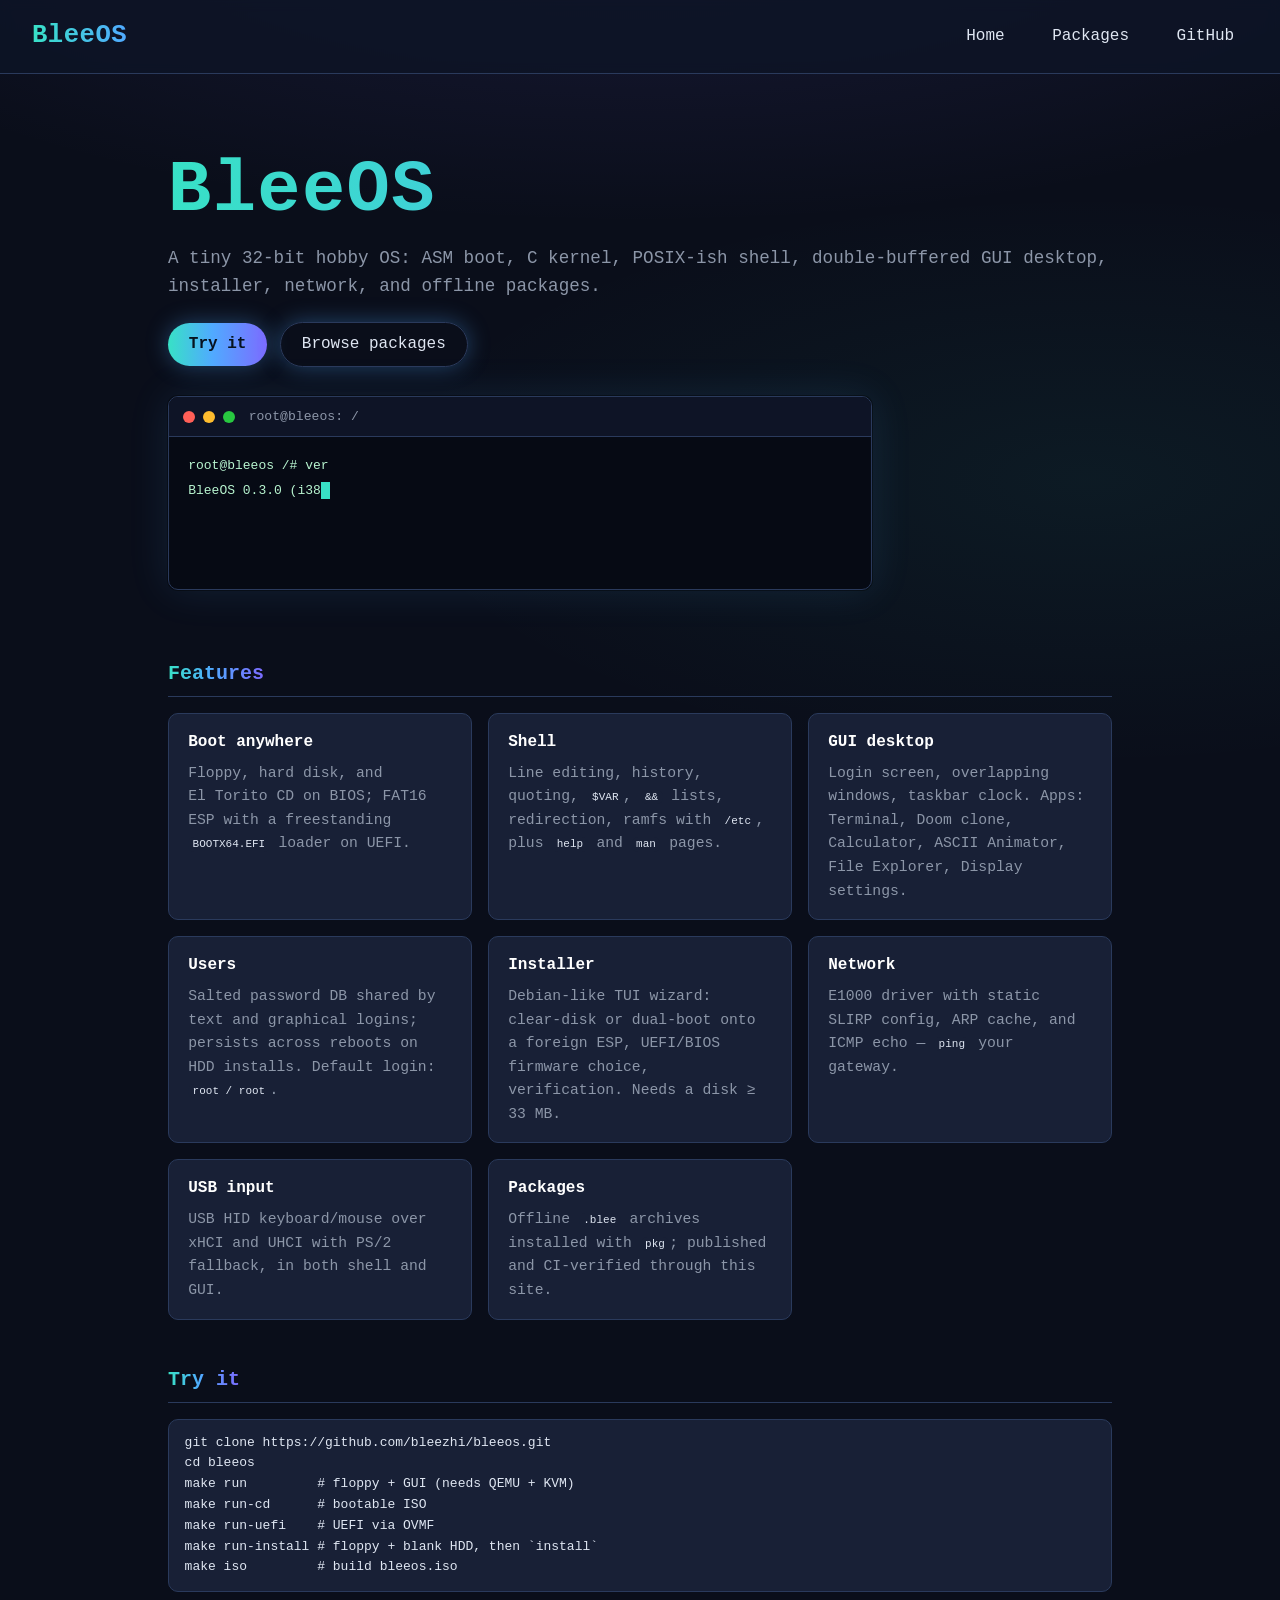
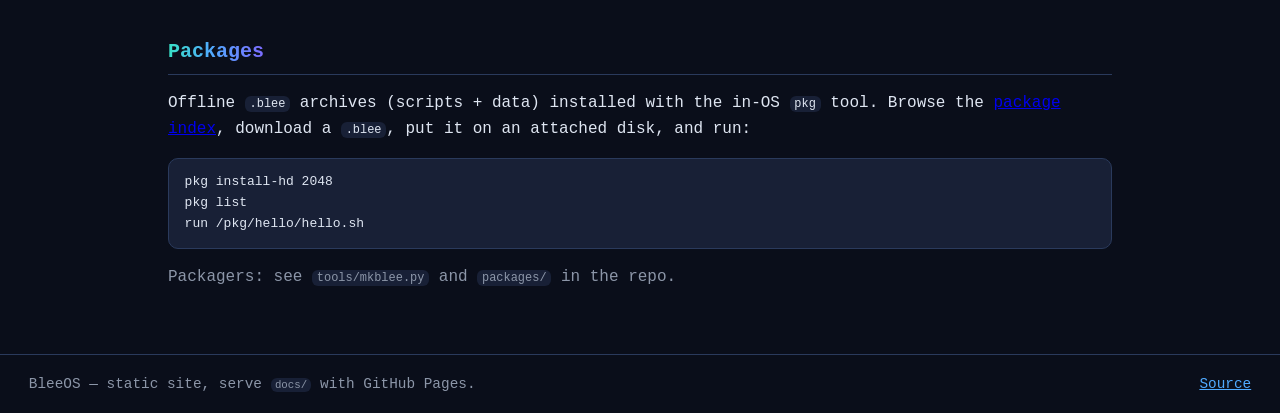
<file: docs/index.html>
<!DOCTYPE html>
<html lang="en">
<head>
<meta charset="utf-8">
<meta name="viewport" content="width=device-width, initial-scale=1">
<meta name="description" content="BleeOS: a tiny 32-bit hobby operating system with a shell, GUI desktop, installer, and offline packages.">
<title>BleeOS &mdash; a tiny 32-bit hobby OS</title>
<link rel="stylesheet" href="style.css">
<link rel="icon" href="data:image/svg+xml,%3Csvg xmlns='http://www.w3.org/2000/svg' viewBox='0 0 64 64'%3E%3Cdefs%3E%3ClinearGradient id='g' x1='0' y1='0' x2='1' y2='0'%3E%3Cstop offset='0' stop-color='%2338e1c6'/%3E%3Cstop offset='.5' stop-color='%2350aaff'/%3E%3Cstop offset='1' stop-color='%237c6bff'/%3E%3C/linearGradient%3E%3C/defs%3E%3Crect width='64' height='64' rx='14' fill='%230a0e1a'/%3E%3Ctext x='32' y='44' font-family='monospace' font-size='36' font-weight='bold' text-anchor='middle' fill='url(%23g)'%3EB%3C/text%3E%3C/svg%3E">
</head>
<body>
<header class="site">
<a class="brand" href="index.html" aria-label="BleeOS home"><h1 class="logo">BleeOS</h1></a>
<nav><a href="/">Home</a><a href="/bleeos/packages/">Packages</a><a href="https://github.com/bleezhi/bleeos">GitHub</a></nav>
</header>
<main>
<section class="hero">
<h1 class="logo">BleeOS</h1>
<p class="tagline">A tiny 32-bit hobby OS: ASM boot, C kernel, POSIX-ish shell,
double-buffered GUI desktop, installer, network, and offline packages.</p>
<p class="cta"><a class="btn" href="#try">Try it</a><a class="btn ghost" href="/bleeos/packages/">Browse packages</a></p>
<div class="term" role="img" aria-label="BleeOS shell session: ver prints the version, gui starts the desktop">
<div class="term-bar"><span class="dot r"></span><span class="dot y"></span><span class="dot g"></span><span class="term-title">root@bleeos: /</span></div>
<div class="term-body"><pre id="tty"><noscript>root@bleeos /# ver
BleeOS 0.3.0 (i386 protected mode)
root@bleeos /# gui
Starting GUI...</noscript></pre><span class="caret" aria-hidden="true"></span></div>
</div>
<script>
(function () {
  var el = document.getElementById('tty');
  var reduce = window.matchMedia &&
      window.matchMedia('(prefers-reduced-motion: reduce)').matches;
  var script = [
    ['in', 'root@bleeos /# ver'],
    ['out', 'BleeOS 0.3.0 (i386 protected mode)'],
    ['in', 'root@bleeos /# gui'],
    ['out', 'Starting GUI...']
  ];
  var full = script.map(function (l) { return l[1]; }).join('\n');
  if (reduce || !el) { if (el) el.textContent = full; return; }
  var li = 0, ci = 0, out = '';
  function tick() {
    if (li >= script.length) {
      setTimeout(function () { li = 0; ci = 0; out = ''; tick(); }, 4000);
      return;
    }
    var line = script[li][1];
    if (ci <= line.length) {
      el.textContent = out + line.slice(0, ci);
      ci++;
      setTimeout(tick, script[li][0] === 'in' ? 45 : 12);
    } else {
      out += line + '\n';
      li++; ci = 0;
      setTimeout(tick, 450);
    }
  }
  tick();
})();
</script>
</section>

<h2><span class="grad">Features</span></h2>
<div class="grid">
<div class="card"><h3>Boot anywhere</h3><p>Floppy, hard disk, and El&nbsp;Torito CD on BIOS; FAT16 ESP with a freestanding <code>BOOTX64.EFI</code> loader on UEFI.</p></div>
<div class="card"><h3>Shell</h3><p>Line editing, history, quoting, <code>$VAR</code>, <code>&amp;&amp;</code> lists, redirection, ramfs with <code>/etc</code>, plus <code>help</code> and <code>man</code> pages.</p></div>
<div class="card"><h3>GUI desktop</h3><p>Login screen, overlapping windows, taskbar clock. Apps: Terminal, Doom clone, Calculator, ASCII Animator, File Explorer, Display settings.</p></div>
<div class="card"><h3>Users</h3><p>Salted password DB shared by text and graphical logins; persists across reboots on HDD installs. Default login: <code>root / root</code>.</p></div>
<div class="card"><h3>Installer</h3><p>Debian-like TUI wizard: clear-disk or dual-boot onto a foreign ESP, UEFI/BIOS firmware choice, verification. Needs a disk &ge; 33&nbsp;MB.</p></div>
<div class="card"><h3>Network</h3><p>E1000 driver with static SLIRP config, ARP cache, and ICMP echo &mdash; <code>ping</code> your gateway.</p></div>
<div class="card"><h3>USB input</h3><p>USB HID keyboard/mouse over xHCI and UHCI with PS/2 fallback, in both shell and GUI.</p></div>
<div class="card"><h3>Packages</h3><p>Offline <code>.blee</code> archives installed with <code>pkg</code>; published and CI-verified through this site.</p></div>
</div>

<h2 id="try"><span class="grad">Try it</span></h2>
<pre>git clone https://github.com/bleezhi/bleeos.git
cd bleeos
make run         # floppy + GUI (needs QEMU + KVM)
make run-cd      # bootable ISO
make run-uefi    # UEFI via OVMF
make run-install # floppy + blank HDD, then `install`
make iso         # build bleeos.iso</pre>

<h2><span class="grad">Packages</span></h2>
<p>Offline <code>.blee</code> archives (scripts + data) installed with
the in-OS <code>pkg</code> tool. Browse the <a href="/bleeos/packages/">package
index</a>, download a <code>.blee</code>, put it on an attached disk,
and run:</p>
<pre>pkg install-hd 2048
pkg list
run /pkg/hello/hello.sh</pre>
<p class="dim">Packagers: see <code>tools/mkblee.py</code> and
<code>packages/</code> in the repo.</p>
</main>
<footer><span>BleeOS &mdash; static site, serve <code>docs/</code> with GitHub Pages.</span><span><a href="https://github.com/bleezhi/bleeos">Source</a></span></footer>
</body>
</html>
</file>
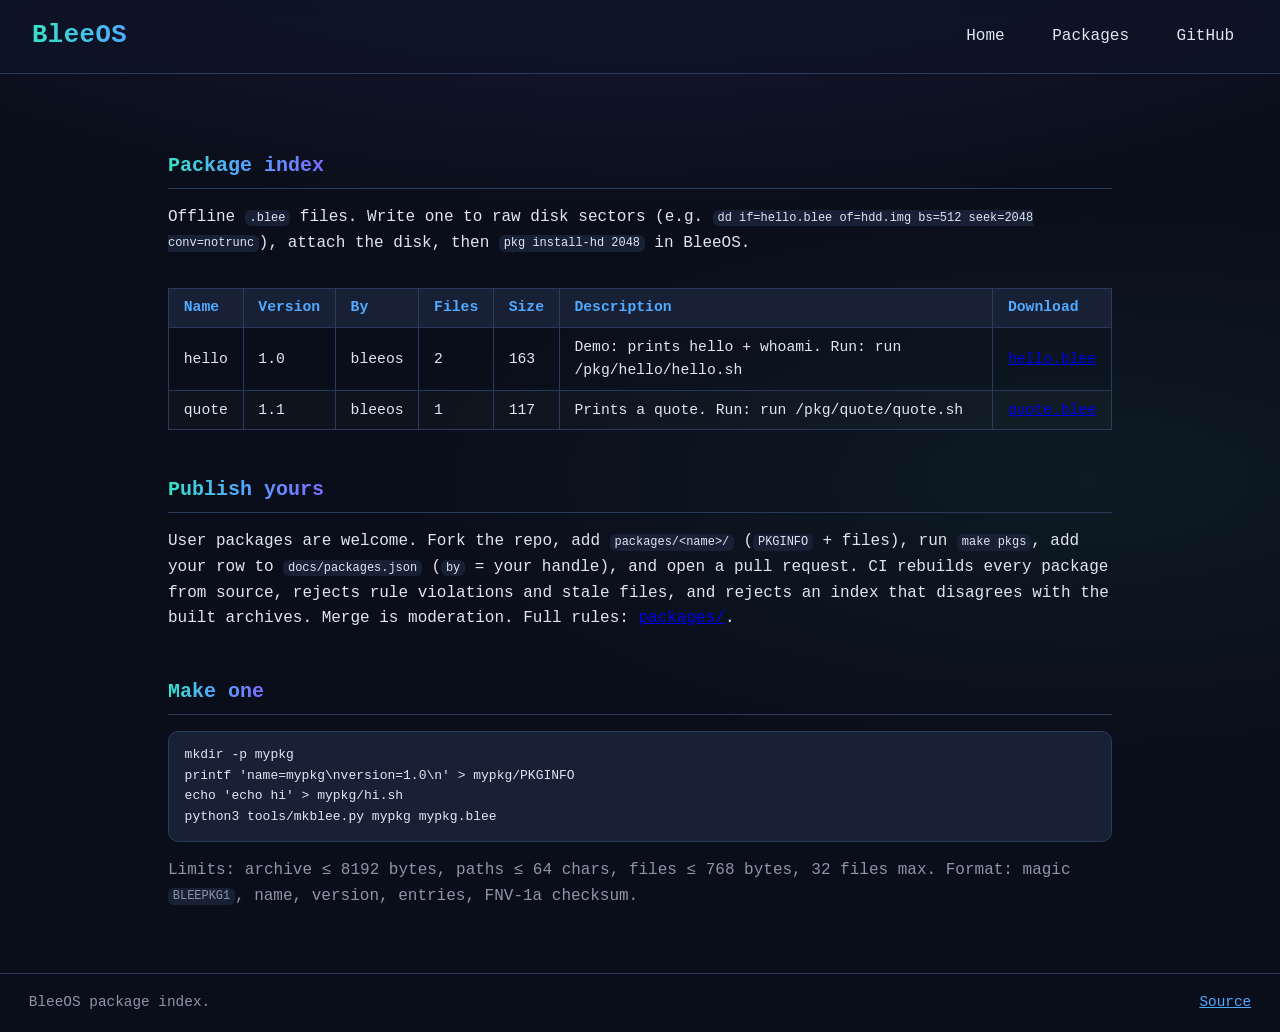
<file: docs/packages.html>
<!DOCTYPE html>
<html lang="en">
<head>
<meta charset="utf-8">
<meta name="viewport" content="width=device-width, initial-scale=1">
<title>BleeOS packages</title>
<link rel="stylesheet" href="style.css">
<link rel="icon" href="data:image/svg+xml,%3Csvg xmlns='http://www.w3.org/2000/svg' viewBox='0 0 64 64'%3E%3Cdefs%3E%3ClinearGradient id='g' x1='0' y1='0' x2='1' y2='0'%3E%3Cstop offset='0' stop-color='%2338e1c6'/%3E%3Cstop offset='.5' stop-color='%2350aaff'/%3E%3Cstop offset='1' stop-color='%237c6bff'/%3E%3C/linearGradient%3E%3C/defs%3E%3Crect width='64' height='64' rx='14' fill='%230a0e1a'/%3E%3Ctext x='32' y='44' font-family='monospace' font-size='36' font-weight='bold' text-anchor='middle' fill='url(%23g)'%3EB%3C/text%3E%3C/svg%3E">
</head>
<body>
<header class="site">
<a class="brand" href="index.html" aria-label="BleeOS home"><h1 class="logo">BleeOS</h1></a>
<nav><a href="index.html">Home</a><a href="packages.html">Packages</a><a href="https://github.com/bleezhi/bleeos">GitHub</a></nav>
</header>
<main>
<h2><span class="grad">Package index</span></h2>
<p>Offline <code>.blee</code> files. Write one to raw disk sectors
(e.g. <code>dd if=hello.blee of=hdd.img bs=512 seek=2048
conv=notrunc</code>), attach the disk, then
<code>pkg install-hd 2048</code> in BleeOS.</p>
<div class="table-scroll">
<table id="pkgs"><thead><tr><th>Name</th><th>Version</th><th>By</th><th>Files</th>
<th>Size</th><th>Description</th><th>Download</th></tr></thead>
<tbody></tbody></table>
</div>
<h2><span class="grad">Publish yours</span></h2>
<p>User packages are welcome. Fork the repo, add
<code>packages/&lt;name&gt;/</code> (<code>PKGINFO</code> + files),
run <code>make pkgs</code>, add your row to
<code>docs/packages.json</code> (<code>by</code> = your handle), and
open a pull request. CI rebuilds every package from source, rejects
rule violations and stale files, and rejects an index that disagrees
with the built archives. Merge is moderation. Full rules:
<a href="https://github.com/bleezhi/bleeos/tree/main/packages">packages/</a>.</p>
<h2><span class="grad">Make one</span></h2>
<pre>mkdir -p mypkg
printf 'name=mypkg\nversion=1.0\n' &gt; mypkg/PKGINFO
echo 'echo hi' &gt; mypkg/hi.sh
python3 tools/mkblee.py mypkg mypkg.blee</pre>
<p class="dim">Limits: archive &le; 8192 bytes, paths &le; 64 chars,
files &le; 768 bytes, 32 files max. Format: magic
<code>BLEEPKG1</code>, name, version, entries, FNV-1a checksum.</p>
</main>
<footer><span>BleeOS package index.</span><span><a href="https://github.com/bleezhi/bleeos">Source</a></span></footer>
<script>
fetch('packages.json').then(r => r.json()).then(ix => {
  const tb = document.querySelector('#pkgs tbody');
  for (const p of ix.packages) {
    const tr = document.createElement('tr');
    const dl = document.createElement('a');
    dl.href = p.file; dl.textContent = p.file; dl.setAttribute('download', '');
    for (const v of [p.name, p.version, p.by, p.files, p.size, p.desc]) {
      const td = document.createElement('td');
      td.textContent = v; tr.appendChild(td);
    }
    const td = document.createElement('td'); td.appendChild(dl);
    tr.appendChild(td); tb.appendChild(tr);
  }
}).catch(() => {
  document.querySelector('#pkgs tbody').innerHTML =
    '<tr><td colspan="7">Could not load packages.json</td></tr>';
});
</script>
</body>
</html>
</file>
<file: docs/style.css>
/* BleeOS site: dark theme, cyan/violet gradient brand, monospace. */
:root {
  --bg: #0a0e1a;
  --bg2: #0e1426;
  --fg: #dfe6f2;
  --dim: #8c96a8;
  --acc: #50aaff;
  --acc2: #7c6bff;
  --acc3: #38e1c6;
  --box: #182036;
  --line: #2a3a5c;
  --grad: linear-gradient(90deg, var(--acc3), var(--acc) 45%, var(--acc2));
  --radius: 10px;
  --maxw: 62em;
}
* { box-sizing: border-box; }
html { scroll-behavior: smooth; }
body {
  background: var(--bg);
  color: var(--fg);
  font-family: ui-monospace, SFMono-Regular, Menlo, Consolas, monospace;
  margin: 0;
  line-height: 1.6;
}

/* Brand: gradient logo text with solid-color fallback. */
.logo {
  margin: 0;
  font-size: 1.6em;
  letter-spacing: 0.02em;
  color: var(--acc);
  background: var(--grad);
  -webkit-background-clip: text;
  background-clip: text;
  -webkit-text-fill-color: transparent;
}
@supports not ((background-clip: text) or (-webkit-background-clip: text)) {
  .logo { background: none; color: var(--acc); }
}

header.site {
  border-bottom: 1px solid var(--line);
  background: var(--bg2);
  padding: 1em 2em;
  display: flex;
  align-items: center;
  justify-content: space-between;
  gap: 1em;
  flex-wrap: wrap;
}
header.site a.brand { text-decoration: none; }
nav a {
  color: var(--fg);
  margin-left: 1.25em;
  text-decoration: none;
  padding: 0.3em 0.8em;
  border: 1px solid transparent;
  border-radius: 999px;
}
nav a:hover, nav a:focus-visible {
  color: #fff;
  border-color: var(--line);
  background: var(--box);
  outline: none;
}

main { max-width: var(--maxw); margin: 0 auto; padding: 2em 1.5em 3em; }

.hero { padding: 3em 0 1.5em; }
.hero .logo { font-size: clamp(2.6em, 8vw, 4.5em); line-height: 1.05; }
.tagline { color: var(--dim); font-size: 1.1em; margin: 0.8em 0 0; }
.hero p.cta { margin-top: 1.4em; }
.btn {
  display: inline-block;
  text-decoration: none;
  color: #06121f;
  font-weight: bold;
  background: var(--grad);
  padding: 0.55em 1.3em;
  border-radius: 999px;
  margin-right: 0.8em;
}
.btn.ghost {
  color: var(--fg);
  background: transparent;
  border: 1px solid var(--line);
  font-weight: normal;
}
.btn:hover, .btn:focus-visible { filter: brightness(1.15); outline: none; }

h2 {
  font-size: 1.25em;
  margin: 2.2em 0 0.8em;
  padding-bottom: 0.3em;
  border-bottom: 1px solid var(--line);
}
h2 .grad {
  background: var(--grad);
  -webkit-background-clip: text;
  background-clip: text;
  -webkit-text-fill-color: transparent;
}

.grid {
  display: grid;
  grid-template-columns: repeat(auto-fit, minmax(16em, 1fr));
  gap: 1em;
  margin-top: 1em;
}
.card {
  background: var(--box);
  border: 1px solid var(--line);
  border-radius: var(--radius);
  padding: 1em 1.2em;
}
.card h3 { margin: 0 0 0.4em; font-size: 1em; color: #fff; }
.card p { margin: 0; color: var(--dim); font-size: 0.92em; }
.card code { color: var(--fg); }

code, pre { background: var(--box); border-radius: 6px; }
code { padding: 0.1em 0.4em; font-size: 0.92em; }
pre {
  padding: 1em 1.2em;
  overflow-x: auto;
  border: 1px solid var(--line);
  border-radius: var(--radius);
}

table { border-collapse: collapse; width: 100%; margin-top: 1em; }
.table-scroll { overflow-x: auto; }th, td {
  border: 1px solid var(--line);
  padding: 0.5em 1em;
  text-align: left;
  font-size: 0.92em;
}
th { background: var(--box); color: var(--acc); }
tbody tr:nth-child(even) { background: rgba(255, 255, 255, 0.02); }

.dim { color: var(--dim); }
footer {
  border-top: 1px solid var(--line);
  padding: 1.2em 2em;
  color: var(--dim);
  font-size: 0.9em;
  display: flex;
  justify-content: space-between;
  gap: 1em;
  flex-wrap: wrap;
}
footer a { color: var(--acc); }

@media (max-width: 40em) {
  header.site { padding: 1em; }
  nav a { margin-left: 0; margin-right: 0.6em; }
  main { padding: 1.2em 1em 2em; }
  .hero { padding-top: 1.5em; }
}
/* ---- terminal hero ---- */
.term {
  margin-top: 1.8em;
  border: 1px solid var(--line);
  border-radius: var(--radius);
  background: #060a14;
  box-shadow: 0 0 0 1px rgba(0, 0, 0, 0.4), 0 0 42px rgba(80, 170, 255, 0.12);
  overflow: hidden;
  max-width: 44em;
}
.term-bar {
  display: flex;
  align-items: center;
  gap: 0.5em;
  padding: 0.55em 0.9em;
  background: var(--bg2);
  border-bottom: 1px solid var(--line);
}
.dot { width: 0.75em; height: 0.75em; border-radius: 50%; }
.dot.r { background: #ff5f57; }
.dot.y { background: #febc2e; }
.dot.g { background: #28c840; }
.term-title { margin-left: 0.4em; color: var(--dim); font-size: 0.82em; }
.term-body { padding: 1em 1.2em 1.2em; min-height: 9.5em; }
.term-body pre {
  display: inline;
  margin: 0;
  padding: 0;
  border: 0;
  background: none;
  color: #b8f5d0;
  white-space: pre-wrap;
}
.caret {
  display: inline-block;
  width: 0.6em;
  height: 1.1em;
  background: var(--acc3);
  vertical-align: text-bottom;
  animation: blink 1.1s steps(1) infinite;
}
@keyframes blink { 50% { opacity: 0; } }

/* ---- cooler theme pass ---- */
body {
  background-image:
    radial-gradient(ellipse 60em 22em at 50% -8em,
      rgba(124, 107, 255, 0.14), transparent),
    radial-gradient(ellipse 44em 18em at 85% 30em,
      rgba(56, 225, 198, 0.06), transparent);
}
.logo {
  background-size: 220% 100%;
  animation: sheen 9s ease-in-out infinite alternate;
}
@keyframes sheen {
  from { background-position: 0% 0; }
  to { background-position: 100% 0; }
}
header.site {
  background: rgba(14, 20, 38, 0.85);
  backdrop-filter: blur(6px);
  position: sticky;
  top: 0;
  z-index: 10;
}
.card { transition: transform 0.15s ease, border-color 0.15s ease,
  box-shadow 0.15s ease; }
.card:hover {
  transform: translateY(-3px);
  border-color: var(--acc);
  box-shadow: 0 6px 28px rgba(80, 170, 255, 0.16);
}
.btn { box-shadow: 0 0 22px rgba(80, 170, 255, 0.35); }
::selection { background: var(--acc2); color: #fff; }
::-webkit-scrollbar { width: 12px; }
::-webkit-scrollbar-track { background: var(--bg); }
::-webkit-scrollbar-thumb {
  background: var(--line);
  border-radius: 6px;
  border: 2px solid var(--bg);
}
::-webkit-scrollbar-thumb:hover { background: var(--acc); }
:focus-visible { outline: 2px solid var(--acc3); outline-offset: 2px; }

@media (prefers-reduced-motion: reduce) {
  html { scroll-behavior: auto; }
  .logo { animation: none; }
  .caret { animation: none; }
  .card { transition: none; }
  .card:hover { transform: none; }
}
</file>
